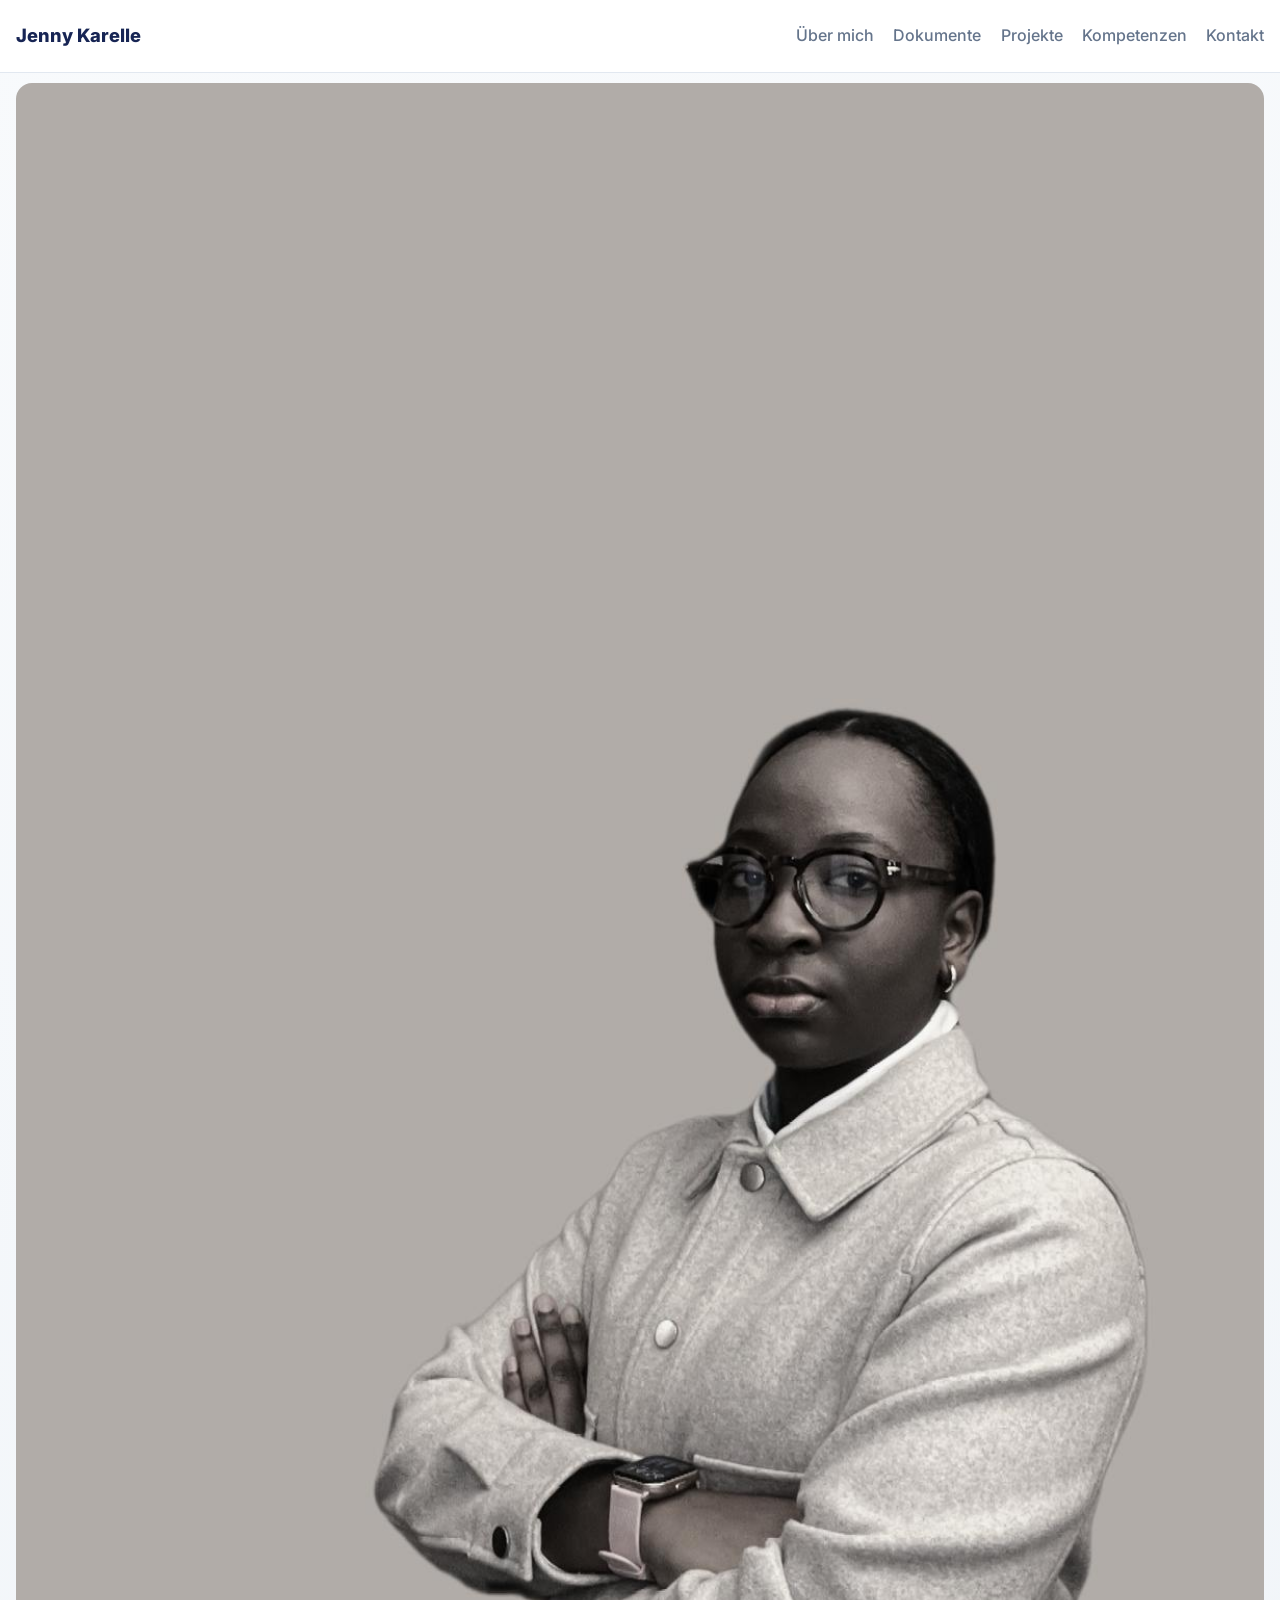
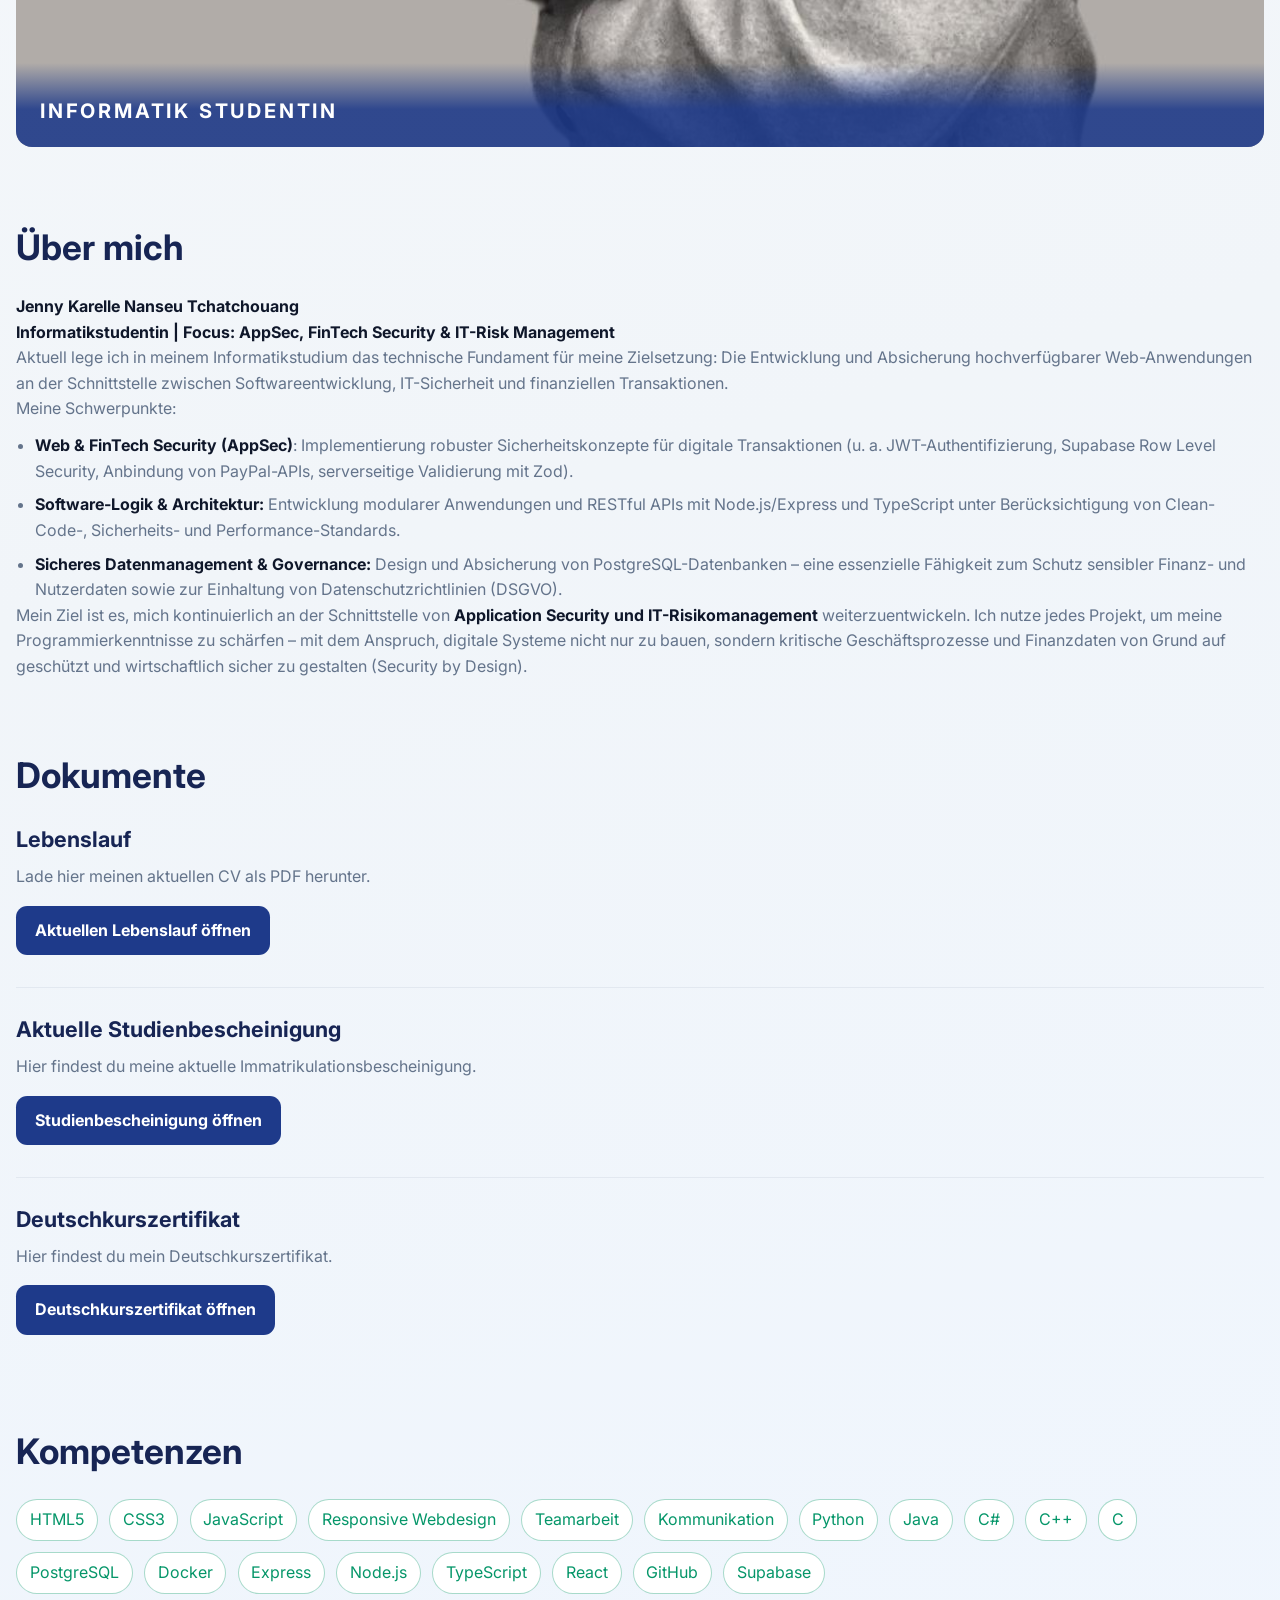
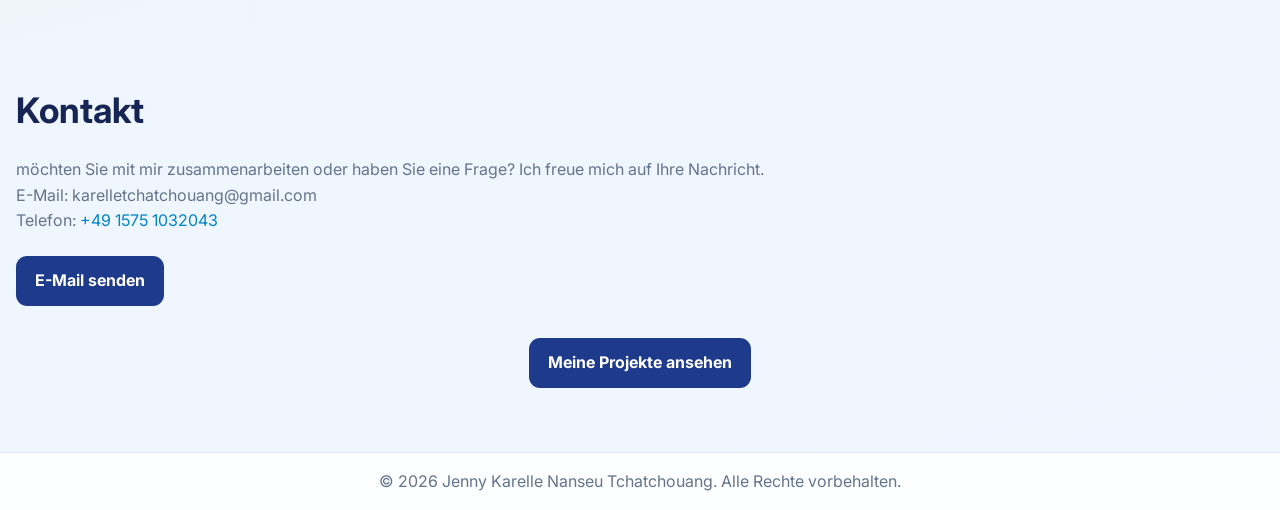
<file: index.html>
<!DOCTYPE html>
<html lang="de">
  <head>
    <meta charset="UTF-8" />
    <meta name="viewport" content="width=device-width, initial-scale=1.0" />
    <title>Portfolio | Jenny Karelle Nanseu Tchatchouang</title>
    <link rel="preconnect" href="https://fonts.googleapis.com" />
    <link rel="preconnect" href="https://fonts.gstatic.com" crossorigin />
    <link
      href="https://fonts.googleapis.com/css2?family=Inter:wght@400;500;700;800&display=swap"
      rel="stylesheet"
    />
    <link rel="stylesheet" href="style.css" />
  </head>
  <body>
    <header class="header">
      <nav class="nav container">
        <a href="#start" class="logo">Jenny Karelle</a>
        <ul class="nav-links">
          <li><a href="#uber-mich">Über mich</a></li>
          <li><a href="#dokumente">Dokumente</a></li>
          <li><a href="projekte.html">Projekte</a></li>
          <li><a href="#kompetenzen">Kompetenzen</a></li>
          <li><a href="#kontakt">Kontakt</a></li>
        </ul>
      </nav>
    </header>

    <main>
      <section id="start" class="hero-frame container">
        <div class="hero-image-panel">
          <img src="portofolio.jpeg" alt="Portratfoto von Jenny" />
          <p class="hero-image-caption">Informatik Studentin</p>
        </div>
      </section>

      <section id="uber-mich" class="section container">
        <h2>Über mich</h2>
        <p>
          <b>Jenny Karelle Nanseu Tchatchouang</b><br />
          <b>Informatikstudentin | Focus: AppSec, FinTech Security & IT-Risk Management </b>
        </p>
        <p>
          Aktuell lege ich in meinem Informatikstudium das technische Fundament für meine Zielsetzung:
           Die Entwicklung und Absicherung hochverfügbarer Web-Anwendungen an der Schnittstelle zwischen Softwareentwicklung, IT-Sicherheit und finanziellen Transaktionen.
        </p>
        <p>Meine Schwerpunkte:</p>
        <ul class="about-focus">
          <li>
            <b>Web & FinTech Security (AppSec)</b>: Implementierung robuster Sicherheitskonzepte für digitale Transaktionen
            (u. a. JWT-Authentifizierung, Supabase Row Level Security, Anbindung von PayPal-APIs, serverseitige Validierung mit Zod).
          </li>
          <li>
            <b>Software-Logik & Architektur:</b> Entwicklung modularer Anwendungen und RESTful APIs mit Node.js/Express und TypeScript unter Berücksichtigung von Clean-Code-,
            Sicherheits- und Performance-Standards.
          </li>
          <li>
            <b>Sicheres Datenmanagement & Governance:</b> Design und Absicherung von PostgreSQL-Datenbanken – eine essenzielle Fähigkeit zum Schutz sensibler Finanz- und
            Nutzerdaten sowie zur Einhaltung von Datenschutzrichtlinien (DSGVO).
          </li>
        </ul>
        <p>
          Mein Ziel ist es, mich kontinuierlich an der Schnittstelle von <b>Application Security und IT-Risikomanagement</b> weiterzuentwickeln. Ich nutze jedes Projekt, um meine Programmierkenntnisse zu schärfen – mit dem Anspruch, digitale Systeme nicht nur zu bauen, sondern kritische 
          Geschäftsprozesse und Finanzdaten von Grund auf geschützt und wirtschaftlich sicher zu gestalten (Security by Design).
        </p>
      </section>

      <section id="dokumente" class="section container cv-section">
        <h2>Dokumente</h2>

        <article class="doc-block">
          <h3>Lebenslauf</h3>
          <p>Lade hier meinen aktuellen CV als PDF herunter.</p>
          <a
            class="btn cv-btn"
            href="lebenslauf.pdf"
            target="_blank"
            rel="noopener noreferrer"
          >
            Aktuellen Lebenslauf öffnen
          </a>
        </article>

        <article class="doc-block">
          <h3>Aktuelle Studienbescheinigung</h3>
          <p>Hier findest du meine aktuelle Immatrikulationsbescheinigung.</p>
          <a
            class="btn cv-btn"
            href="Studienbescheinigung.pdf"
            target="_blank"
            rel="noopener noreferrer"
          >
            Studienbescheinigung öffnen
          </a>
        </article>

        <article class="doc-block">
          <h3>Deutschkurszertifikat</h3>
          <p>Hier findest du mein Deutschkurszertifikat.</p>
          <a
            class="btn cv-btn"
            href="DSH.pdf"
            target="_blank"
            rel="noopener noreferrer"
          >
            Deutschkurszertifikat öffnen
          </a>
        </article>
      </section>

      <section id="kompetenzen" class="section container">
        <h2>Kompetenzen</h2>
        <ul class="skills">
          <li>HTML5</li>
          <li>CSS3</li>
          <li>JavaScript</li>
          <li>Responsive Webdesign</li>
          <li>Teamarbeit</li>
          <li>Kommunikation</li>
          <li>Python</li>
          <li>Java</li>
          <li>C#</li>
          <li>C++</li>
          <li>C</li>
          <li>PostgreSQL</li>
          <li>Docker</li>
          <li>Express</li>
          <li>Node.js</li>
          <li>TypeScript</li>
          <li>React</li>
          <li>GitHub</li>
          <li>Supabase</li>
          
        </ul>
      </section>

      <section id="kontakt" class="section container contact">
        <h2>Kontakt</h2>
        <p>
          möchten Sie  mit mir zusammenarbeiten oder haben Sie  eine Frage? Ich freue
          mich auf Ihre  Nachricht.
        </p>
       
        <p>E-Mail: karelletchatchouang@gmail.com</p>
        <p>
          Telefon:
          <a class="contact-phone" href="tel:+4915751032043">+49 1575 1032043</a>
        </p>

        <a class="btn" href="mailto:karelletchatchouang@gmail.com">E-Mail senden</a>
      </section>

      <section class="section container projects-cta">
        <a class="btn" href="projekte.html">Meine Projekte ansehen</a>
      </section>
    </main>

    <footer class="footer">
      <p>&copy; 2026 Jenny Karelle Nanseu Tchatchouang. Alle Rechte vorbehalten.</p>
    </footer>
  </body>
</html>
</file>
<file: style.css>
:root {
  /* Palette 1 — Modern Cyber (AppSec & FinTech) */
  --bg: #f8fafc;
  --bg-soft: #f1f5f9;
  --white: #ffffff;
  --text: #0f172a;
  --muted: #64748b;
  --accent: #1e3a8a;
  --accent-dark: #172554;
  --accent-soft: rgba(30, 58, 138, 0.1);
  --secondary: #059669;
  --secondary-soft: rgba(5, 150, 105, 0.12);
  --cyan: #0284c7;
  --cyan-soft: rgba(2, 132, 199, 0.12);
  --link: #0284c7;
  --card: #ffffff;
  --surface: #ffffff;
  --border: #e2e8f0;
  --border-soft: #e2e8f0;
  --shadow: rgba(15, 23, 42, 0.08);
  --shadow-strong: rgba(15, 23, 42, 0.14);
  --error-text: #b91c1c;
  --error-bg: #fef2f2;
  --error-border: rgba(185, 28, 28, 0.25);
  color-scheme: light;
}

* {
  box-sizing: border-box;
  margin: 0;
  padding: 0;
}

body {
  font-family: "Inter", sans-serif;
  background: linear-gradient(165deg, var(--bg) 0%, var(--bg-soft) 55%, #eff6ff 100%);
  color: var(--text);
  line-height: 1.6;
  overflow-x: hidden;
}

.container {
  width: min(1400px, calc(100% - 2rem));
  margin: 0 auto;
}

.header {
  position: sticky;
  top: 0;
  backdrop-filter: blur(10px);
  background: rgba(255, 255, 255, 0.92);
  border-bottom: 1px solid var(--border);
  z-index: 10;
}

.nav {
  min-height: 72px;
  display: flex;
  justify-content: space-between;
  align-items: center;
}

.logo {
  color: var(--accent-dark);
  text-decoration: none;
  font-weight: 800;
  font-size: 1.15rem;
}

.nav-links {
  list-style: none;
  display: flex;
  gap: 1.2rem;
  align-items: center;
}

.nav-links a {
  color: var(--muted);
  text-decoration: none;
  font-weight: 500;
}

.nav-links a:hover {
  color: var(--accent);
}

.nav-end {
  display: flex;
  align-items: center;
  gap: 1rem;
}

.lang-switch {
  display: flex;
  gap: 0.35rem;
  padding: 0.2rem;
  border-radius: 999px;
  background: var(--surface);
  border: 1px solid var(--border-soft);
}

.lang-switch__btn {
  min-width: 2.4rem;
  padding: 0.35rem 0.55rem;
  border: none;
  border-radius: 999px;
  background: transparent;
  color: var(--muted);
  font: inherit;
  font-size: 0.82rem;
  font-weight: 700;
  cursor: pointer;
  transition: background 0.15s ease, color 0.15s ease;
}

.lang-switch__btn:hover {
  color: var(--accent);
}

.lang-switch__btn--active {
  background: var(--accent);
  color: var(--white);
}

.lang-switch__btn--active:hover {
  color: var(--white);
}

.hero {
  min-height: calc(100vh - 72px);
  display: grid;
  grid-template-columns: 1.2fr 1fr;
  gap: 2.2rem;
  align-items: center;
  padding: 3.5rem 0;
}

.kicker {
  color: var(--accent);
  font-weight: 600;
  margin-bottom: 0.5rem;
}

.hero h1 {
  font-size: clamp(2rem, 5vw, 3.6rem);
  line-height: 1.15;
  margin-bottom: 1rem;
}

.hero h1 span {
  color: var(--accent);
}

.hero p {
  color: var(--muted);
  max-width: 60ch;
}

.hero-frame {
  margin-top: 0.6rem;
  border-radius: 1rem;
  overflow: hidden;
  padding: 0;
  background: transparent;
}

.hero-image-panel {
  position: relative;
  width: 100%;
  overflow: hidden;
  background: transparent;
}

.hero-image-panel img {
  width: 100%;
  height: auto;
  max-height: none;
  object-fit: contain;
  object-position: center center;
  display: block;
}

.hero-image-caption {
  position: absolute;
  left: 0;
  right: 0;
  bottom: 0;
  margin: 0;
  padding: 2rem 1.5rem 1.25rem;
  background: linear-gradient(180deg, transparent 0%, rgba(30, 58, 138, 0.88) 55%);
  color: var(--white);
  font-weight: 700;
  font-size: clamp(1rem, 2.5vw, 1.25rem);
  letter-spacing: 0.14em;
  text-transform: uppercase;
}

.hero-content-panel {
  position: relative;
  padding: clamp(2rem, 5vw, 4rem);
  display: flex;
  flex-direction: column;
  justify-content: center;
  background: linear-gradient(135deg, #ffffff 0%, #f8fafc 100%);
}

.hero-content-panel .kicker {
  letter-spacing: 0.18em;
  text-transform: uppercase;
  color: var(--muted);
  margin-bottom: 1rem;
}

.hero-content-panel h1 {
  font-size: clamp(2.6rem, 9vw, 5.6rem);
  line-height: 0.95;
  font-weight: 800;
  margin-bottom: 1.4rem;
  position: relative;
}

.hero-content-panel h1::after {
  content: "";
  position: absolute;
  top: 0.5em;
  margin-left: 1rem;
  width: min(260px, 35vw);
  border-top: 3px solid rgba(30, 58, 138, 0.35);
}

.hero-content-panel h1 span {
  color: var(--accent-dark);
}

.hero-line-text {
  color: var(--muted);
  max-width: 44ch;
}

.hero-float-house {
  margin-top: 1.75rem;
  margin-right: clamp(-0.25rem, -0.5rem + 1.5vw, 0.5rem);
  width: min(400px, 94vw);
  max-width: 100%;
  min-height: min(280px, 42vh);
  align-self: flex-end;
  display: flex;
  align-items: center;
  justify-content: flex-end;
}

.hero-float-house__perspective {
  width: 100%;
  perspective: 1100px;
  perspective-origin: 70% 35%;
}

.hero-float-house__turn {
  transform-style: preserve-3d;
  animation: hero-float-turn 9s ease-in-out infinite alternate;
  will-change: transform;
}

.hero-float-house__img {
  width: 100%;
  max-width: min(400px, 94vw);
  height: auto;
  max-height: min(320px, 48vh);
  display: block;
  margin: 0;
  object-fit: contain;
  border: none;
  background: none;
  box-shadow: none;
  filter: drop-shadow(0 18px 28px var(--shadow))
    drop-shadow(0 6px 12px rgba(30, 58, 138, 0.12));
}

@keyframes hero-float-turn {
  from {
    transform: rotateY(0deg);
  }
  to {
    transform: rotateY(50deg);
  }
}

@media (prefers-reduced-motion: reduce) {
  .hero-float-house__turn {
    animation: none;
    transform: rotateY(-8deg);
  }
}

.hero-actions {
  margin-top: 1.6rem;
  display: flex;
  gap: 0.8rem;
  flex-wrap: wrap;
}

.btn-light {
  background: var(--surface);
  color: var(--text);
  border: 1px solid var(--border);
}

.btn-ghost {
  background: transparent;
  color: var(--accent-dark);
  border: 1px solid var(--accent);
}

.btn {
  display: inline-block;
  margin-top: 1.4rem;
  background: var(--accent);
  color: var(--white);
  text-decoration: none;
  font-weight: 700;
  padding: 0.75rem 1.2rem;
  border-radius: 0.7rem;
  transition: transform 0.2s ease, opacity 0.2s ease;
}

.btn:hover {
  transform: translateY(-2px);
  opacity: 0.92;
}

.hero-image {
  justify-self: center;
}

.hero-image img {
  width: min(360px, 85vw);
  height: min(360px, 85vw);
  object-fit: cover;
  border-radius: 1.4rem;
  border: 4px solid rgba(30, 58, 138, 0.25);
  box-shadow: 0 14px 36px var(--shadow);
}

.section {
  padding: 4.5rem 0 1rem;
}

.section h2 {
  font-size: clamp(1.6rem, 4vw, 2.2rem);
  margin-bottom: 1.2rem;
  color: var(--accent-dark);
}

.section p {
  color: var(--muted);
  overflow-wrap: anywhere;
}

.section b,
.section strong {
  color: var(--text);
  font-weight: 700;
}

.about-focus {
  margin-top: 0.7rem;
  margin-left: 1.2rem;
  color: var(--muted);
  display: grid;
  gap: 0.5rem;
}

.cards {
  display: grid;
  grid-template-columns: repeat(auto-fit, minmax(220px, 1fr));
  gap: 1rem;
  margin-top: 1rem;
}

.card {
  background: var(--card);
  border: 1px solid var(--border);
  border-radius: 1rem;
  padding: 1rem;
  min-width: 0;
  overflow-wrap: anywhere;
  box-shadow: 0 8px 24px var(--shadow);
  display: flex;
  flex-direction: column;
}

.card h3 {
  margin-bottom: 0.6rem;
  color: var(--accent-dark);
}

.project-image-link {
  display: block;
  border-radius: 0.7rem;
  overflow: hidden;
  margin-bottom: 0.8rem;
  border: 1px solid var(--border-soft);
  transition: box-shadow 0.15s ease, transform 0.15s ease;
}

.project-image-link:hover {
  box-shadow: 0 8px 20px var(--shadow-strong);
}

.project-image-link:focus-visible {
  outline: 2px solid var(--accent);
  outline-offset: 2px;
}

.project-image {
  width: 100%;
  height: 180px;
  object-fit: cover;
  display: block;
  margin-bottom: 0;
  border: 0;
  border-radius: 0;
  transition: transform 0.2s ease;
}

.project-image-link:hover .project-image {
  transform: scale(1.02);
}

.card > .project-image {
  border-radius: 0.7rem;
  margin-bottom: 0.8rem;
  border: 1px solid var(--border-soft);
}

.project-date {
  margin-top: 0.8rem;
  color: var(--muted);
  font-size: 0.92rem;
}

.project-link {
  color: var(--link);
  text-decoration: none;
  font-weight: 600;
}

.project-link:hover {
  text-decoration: underline;
}

.project-actions {
  margin-top: auto;
  padding-top: 0.9rem;
  display: flex;
  gap: 0.55rem;
  flex-wrap: wrap;
}

.project-action-btn {
  display: inline-flex;
  align-items: center;
  gap: 0.25rem;
  padding: 0.45rem 0.75rem;
  border-radius: 999px;
  border: 1px solid var(--border);
  background: var(--surface);
  color: var(--accent-dark);
  text-decoration: none;
  font-size: 0.82rem;
  font-weight: 600;
  line-height: 1.2;
  transition: background 0.15s ease, border-color 0.15s ease, color 0.15s ease;
}

.project-action-btn:hover {
  background: var(--accent-soft);
  border-color: var(--accent);
  color: var(--accent-dark);
}

.project-action-btn:focus-visible {
  outline: 2px solid var(--accent);
  outline-offset: 2px;
}

.project-action-btn--demo {
  border-color: rgba(2, 132, 199, 0.35);
  color: var(--cyan);
}

.project-action-btn--demo:hover {
  background: var(--cyan-soft);
  border-color: var(--cyan);
  color: #0369a1;
}

.project-action-btn--github {
  border-color: rgba(5, 150, 105, 0.35);
  color: var(--secondary);
}

.project-action-btn--github:hover {
  background: var(--secondary-soft);
  border-color: var(--secondary);
  color: #047857;
}

.project-action-btn--disabled {
  opacity: 0.45;
  cursor: not-allowed;
  pointer-events: none;
}

.btn-small {
  margin-top: 0;
  padding: 0.45rem 0.8rem;
  font-size: 0.85rem;
}

.owner-tools {
  margin-top: 2rem;
  background: var(--card);
  border: 1px solid var(--border);
  border-radius: 1rem;
  padding: 1rem;
  box-shadow: 0 8px 24px var(--shadow);
}

.owner-tools h3 {
  margin-bottom: 0.4rem;
}

.owner-tools .btn {
  margin-top: 0.9rem;
}

.project-form {
  margin-top: 1rem;
  display: grid;
  gap: 0.7rem;
}

.project-form label {
  font-weight: 600;
}

.project-form input,
.project-form textarea {
  width: 100%;
  padding: 0.65rem 0.75rem;
  border-radius: 0.5rem;
  border: 1px solid var(--border-soft);
  background: var(--surface);
  color: var(--text);
}

.cv-section {
  padding-top: 3.2rem;
}

.doc-block {
  margin-top: 2rem;
  padding-top: 1.5rem;
  border-top: 1px solid var(--border-soft);
}

.doc-block:first-of-type {
  margin-top: 0.5rem;
  padding-top: 0;
  border-top: 0;
}

.doc-block h3 {
  font-size: clamp(1.1rem, 3vw, 1.35rem);
  margin-bottom: 0.45rem;
  color: var(--accent-dark);
}

.doc-block p {
  margin-bottom: 0;
}

.cv-btn {
  margin-top: 1rem;
}

.skills {
  margin-top: 1rem;
  list-style: none;
  display: flex;
  flex-wrap: wrap;
  gap: 0.7rem;
}

.skills li {
  background: var(--white);
  border: 1px solid rgba(5, 150, 105, 0.35);
  color: var(--secondary);
  padding: 0.45rem 0.8rem;
  border-radius: 999px;
}

.contact {
  padding-bottom: 2rem;
}

.projects-cta {
  padding-top: 0;
  padding-bottom: 4rem;
  text-align: center;
}

.projects-cta .btn {
  margin-top: 0;
}

.contact-phone {
  color: var(--link);
  text-decoration: none;
}

.contact-phone:hover {
  text-decoration: underline;
}

.card a,
.card a:visited,
.contact a:not(.btn),
.contact a:not(.btn):visited {
  color: var(--link);
}

.contact a.btn,
.contact a.btn:visited,
.contact a.btn:hover {
  color: var(--white);
}

.projects-page {
  padding-bottom: 5rem;
}

.projects-server-hint {
  margin-top: 0.75rem;
  padding: 0.75rem 1rem;
  border-radius: 0.65rem;
  font-size: 0.95rem;
  color: var(--muted);
  background: var(--surface);
  border: 1px solid var(--border-soft);
}

.projects-server-hint code {
  font-size: 0.88em;
}

.projects-server-hint--error {
  color: var(--error-text);
  border-color: var(--error-border);
  background: var(--error-bg);
}

.fab-add-project {
  position: fixed;
  right: max(1rem, env(safe-area-inset-right));
  bottom: max(1rem, env(safe-area-inset-bottom));
  z-index: 30;
  width: 3.25rem;
  height: 3.25rem;
  padding: 0;
  border: none;
  border-radius: 50%;
  font-size: 1.75rem;
  font-weight: 700;
  line-height: 1;
  cursor: pointer;
  color: var(--white);
  background: var(--accent);
  box-shadow:
    0 4px 14px rgba(30, 58, 138, 0.28),
    0 12px 28px var(--shadow);
  transition: transform 0.2s ease, box-shadow 0.2s ease;
}

.fab-add-project:hover {
  transform: translateY(-2px) scale(1.04);
  box-shadow:
    0 6px 18px rgba(30, 58, 138, 0.38),
    0 14px 32px var(--shadow-strong);
}

.fab-add-project:focus-visible {
  outline: 2px solid var(--accent);
  outline-offset: 3px;
}

@media (prefers-reduced-motion: reduce) {
  .fab-add-project {
    transition: none;
  }

  .fab-add-project:hover {
    transform: none;
  }
}

.footer {
  text-align: center;
  color: var(--muted);
  border-top: 1px solid var(--border-soft);
  padding: 1rem;
  background: rgba(255, 255, 255, 0.85);
}

@media (max-width: 860px) {
  .nav {
    flex-direction: column;
    justify-content: center;
    gap: 0.7rem;
    padding: 0.7rem 0;
  }

  .nav-end {
    flex-direction: column;
    gap: 0.65rem;
  }

  .nav-links {
    justify-content: center;
    flex-wrap: wrap;
    row-gap: 0.55rem;
  }

  .hero {
    grid-template-columns: 1fr;
    text-align: center;
  }

  .hero p {
    margin-inline: auto;
  }

  .hero-frame {
    margin-top: 0;
  }

  .hero-image-caption {
    padding: 1.5rem 1rem 1rem;
    font-size: 0.92rem;
  }

  .hero-content-panel {
    text-align: left;
    min-height: auto;
  }

  .hero-content-panel h1::after {
    display: none;
  }
}

@media (max-width: 640px) {
  .container {
    width: min(100% - 1rem, 1400px);
  }

  .header {
    position: static;
  }

  .nav {
    min-height: auto;
    align-items: stretch;
  }

  .logo {
    text-align: center;
    font-size: 1rem;
  }

  .nav-links {
    gap: 0.45rem;
  }

  .nav-links a {
    display: block;
    padding: 0.35rem 0.55rem;
    border-radius: 999px;
    background: var(--surface);
    border: 1px solid var(--border-soft);
    font-size: 0.86rem;
  }

  .hero-frame {
    border-radius: 0.8rem;
  }

  .hero-image-caption {
    letter-spacing: 0.1em;
  }

  .hero-content-panel {
    padding: 1.25rem;
  }

  .hero-content-panel h1 {
    font-size: clamp(2.4rem, 18vw, 4rem);
  }

  .hero-float-house {
    width: 100%;
    min-height: 150px;
    margin-top: 1rem;
    justify-content: center;
    align-self: center;
  }

  .hero-float-house__perspective {
    max-width: 270px;
  }

  .section {
    padding: 3rem 0 0.6rem;
  }

  .cards {
    grid-template-columns: 1fr;
    gap: 0.85rem;
  }

  .card {
    padding: 0.9rem;
  }

  .project-image {
    height: 150px;
  }

  .project-action-btn {
    flex: 1 1 calc(50% - 0.3rem);
    justify-content: center;
    min-width: 0;
    text-align: center;
  }

  .btn,
  .hero-actions .btn {
    width: 100%;
    text-align: center;
  }

  .skills {
    gap: 0.5rem;
  }

  .skills li {
    font-size: 0.92rem;
  }

  .footer {
    font-size: 0.85rem;
  }
}

@media (max-width: 380px) {
  .nav-links a {
    font-size: 0.8rem;
    padding-inline: 0.45rem;
  }

  .hero-content-panel {
    padding: 1rem;
  }

  .project-image {
    height: 135px;
  }
}
</file>
